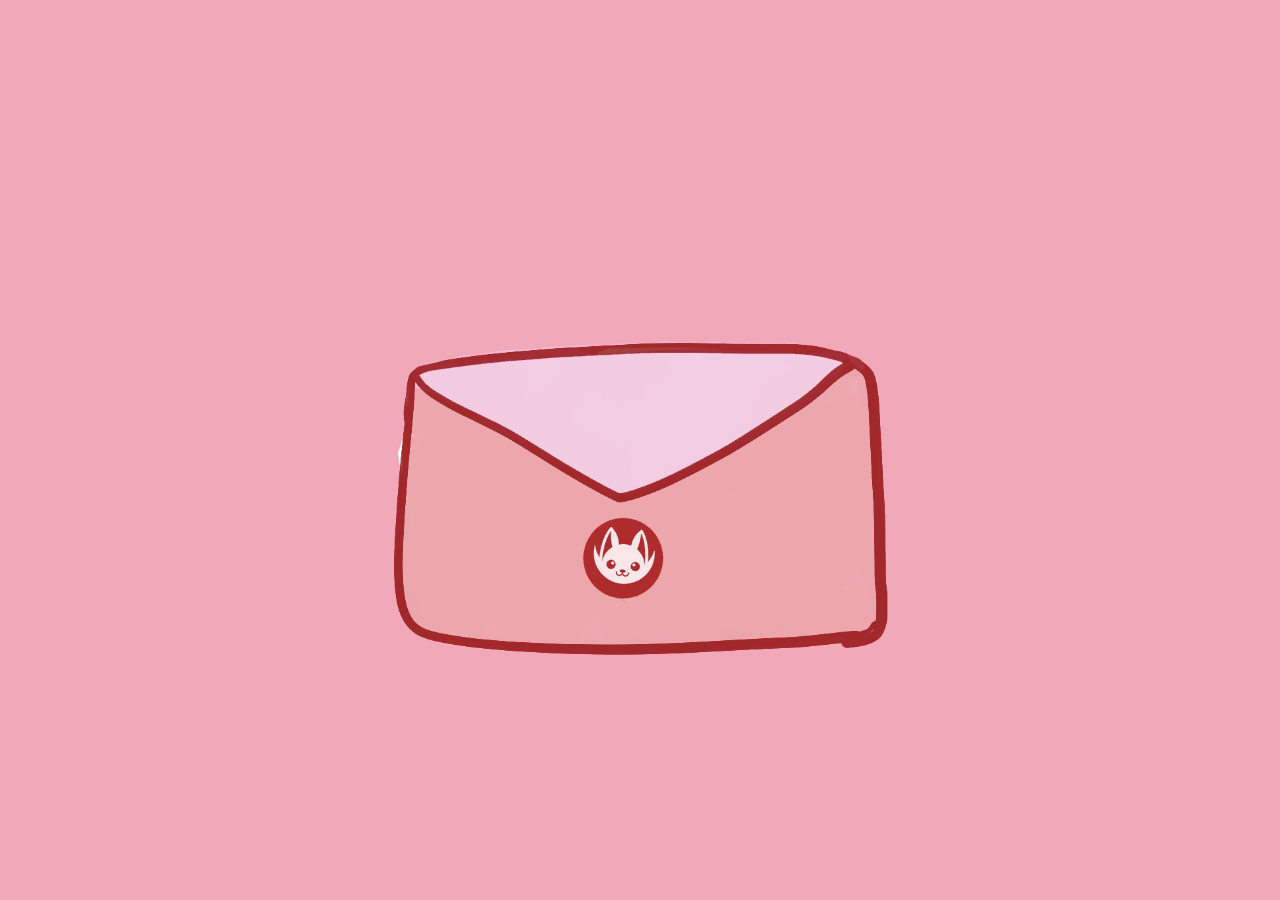
<file: index.html>
<!doctype html><html lang="en"><head><meta charset="utf-8"/><link rel="icon" href="/favicon.ico"/><meta name="viewport" content="width=device-width,initial-scale=1"/><meta name="theme-color" content="#000000"/><meta name="description" content="Web site created using create-react-app"/><link rel="apple-touch-icon" href="/logo192.png"/><link rel="manifest" href="/manifest.json"/><title>woolfy1Wallet</title><script defer="defer" src="/static/js/main.650a214e.js"></script><link href="/static/css/main.e61318d4.css" rel="stylesheet"></head><body><noscript>You need to enable JavaScript to run this app.</noscript><div id="root"></div></body></html>
</file>
<file: static/css/main.e61318d4.css>
body{-webkit-font-smoothing:antialiased;-moz-osx-font-smoothing:grayscale;font-family:-apple-system,BlinkMacSystemFont,Segoe UI,Roboto,Oxygen,Ubuntu,Cantarell,Fira Sans,Droid Sans,Helvetica Neue,sans-serif;margin:0}code{font-family:source-code-pro,Menlo,Monaco,Consolas,Courier New,monospace}.App{text-align:center}.App-logo{height:40vmin;pointer-events:none}@media (prefers-reduced-motion:no-preference){.App-logo{-webkit-animation:App-logo-spin 20s linear infinite;animation:App-logo-spin 20s linear infinite}}.App-header{align-items:center;background-color:#f1a8b9;color:#fff;display:flex;flex-direction:column;font-size:calc(10px + 2vmin);justify-content:center;min-height:100vh}.App-link{color:#61dafb}@-webkit-keyframes App-logo-spin{0%{-webkit-transform:rotate(0deg);transform:rotate(0deg)}to{-webkit-transform:rotate(1turn);transform:rotate(1turn)}}@keyframes App-logo-spin{0%{-webkit-transform:rotate(0deg);transform:rotate(0deg)}to{-webkit-transform:rotate(1turn);transform:rotate(1turn)}}
/*# sourceMappingURL=main.e61318d4.css.map*/
</file>
